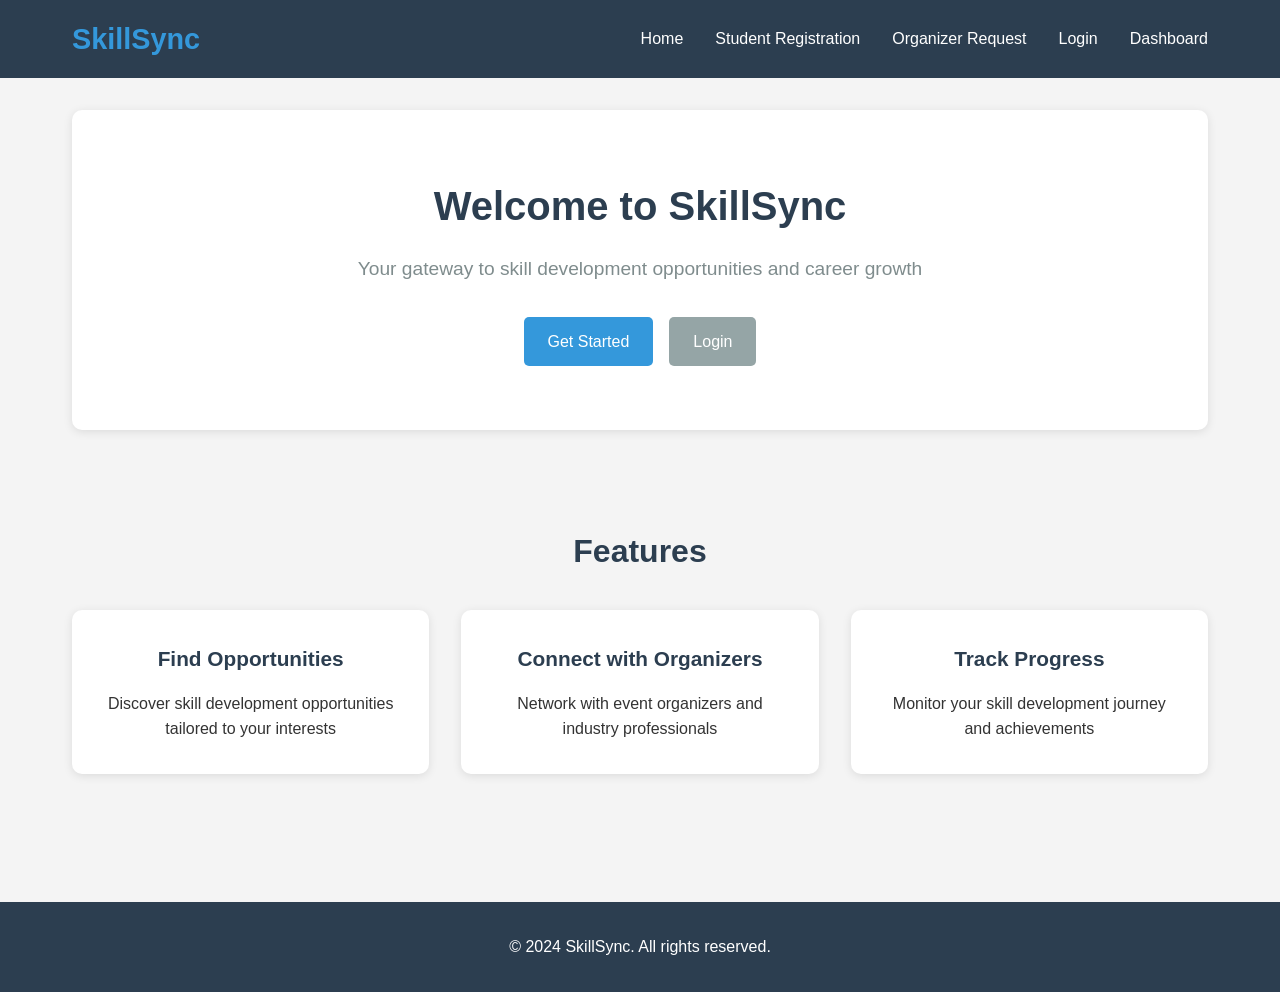
<file: webapp/index.html>
<!DOCTYPE html>
<html lang="en">
<head>
    <meta charset="UTF-8">
    <meta name="viewport" content="width=device-width, initial-scale=1.0">
    <title>SkillSync - Student Skill & Opportunity Hub</title>
    <link rel="stylesheet" href="css/style.css">
</head>
<body>
    <header>
        <nav>
            <div class="logo">
                <h1>SkillSync</h1>
            </div>
            <ul class="nav-links">
                <li><a href="index.html">Home</a></li>
                <li><a href="student_registration.html">Student Registration</a></li>
                <li><a href="organizer_request.html">Organizer Request</a></li>
                <li><a href="login">Login</a></li>
                <li><a href="organizer_dashboard.html">Dashboard</a></li>
            </ul>
        </nav>
    </header>

    <main>
        <section class="hero">
            <h2>Welcome to SkillSync</h2>
            <p>Your gateway to skill development opportunities and career growth</p>
            <div class="cta-buttons">
                <a href="student_registration.html" class="btn btn-primary">Get Started</a>
                <a href="login" class="btn btn-secondary">Login</a>
            </div>
        </section>

        <section class="features">
            <h3>Features</h3>
            <div class="feature-grid">
                <div class="feature-card">
                    <h4>Find Opportunities</h4>
                    <p>Discover skill development opportunities tailored to your interests</p>
                </div>
                <div class="feature-card">
                    <h4>Connect with Organizers</h4>
                    <p>Network with event organizers and industry professionals</p>
                </div>
                <div class="feature-card">
                    <h4>Track Progress</h4>
                    <p>Monitor your skill development journey and achievements</p>
                </div>
            </div>
        </section>
    </main>

    <footer>
        <p>&copy; 2024 SkillSync. All rights reserved.</p>
    </footer>
</body>
</html>
</file>
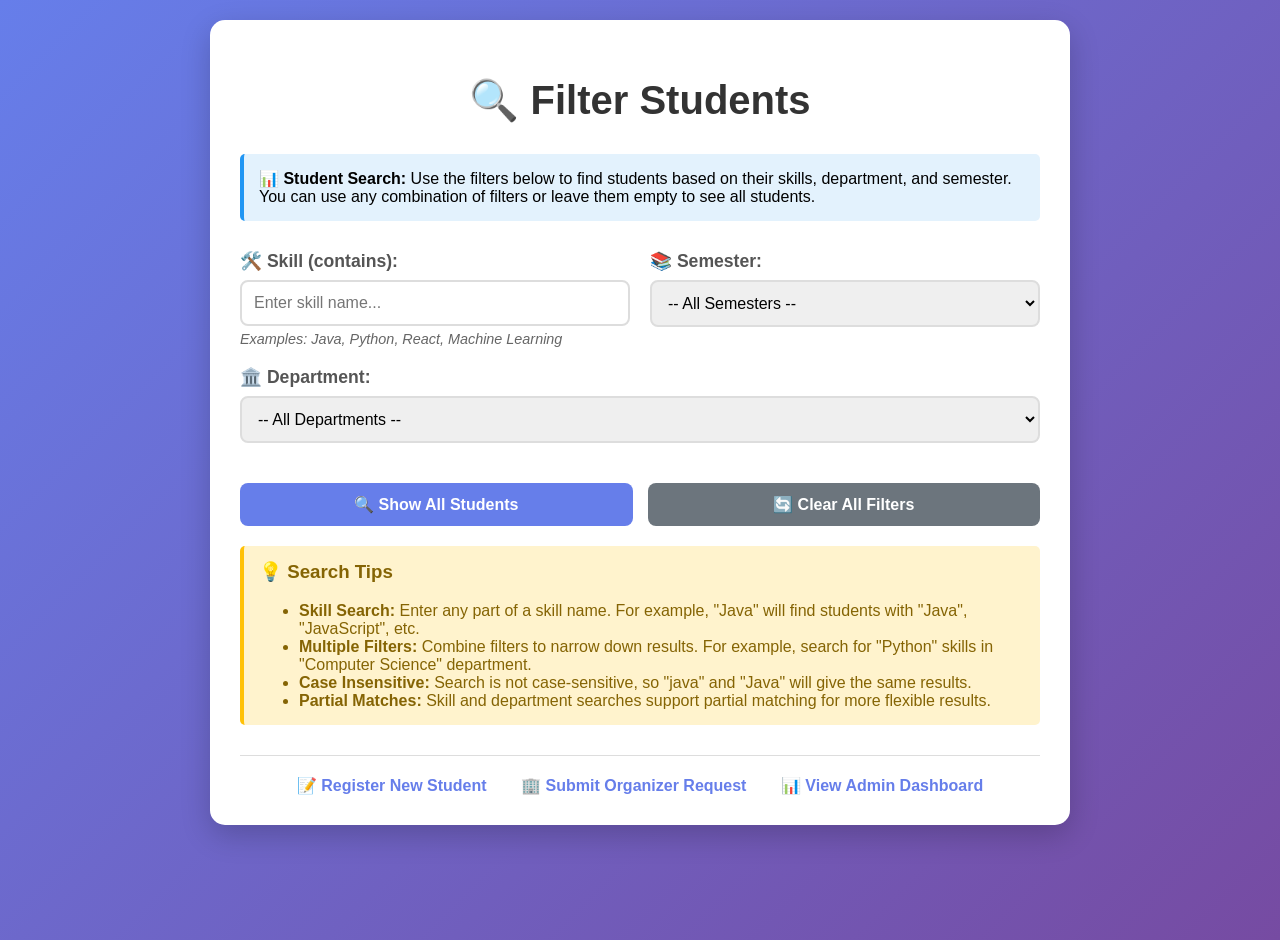
<file: webapp/filter_students.html>
<!DOCTYPE html>
<html lang="en">
<head>
    <meta charset="UTF-8">
    <meta name="viewport" content="width=device-width, initial-scale=1.0">
    <title>Filter Students - SkillSync</title>
    <style>
        body {
            font-family: 'Segoe UI', Tahoma, Geneva, Verdana, sans-serif;
            margin: 0;
            padding: 20px;
            background: linear-gradient(135deg, #667eea 0%, #764ba2 100%);
            min-height: 100vh;
        }
        
        .container {
            max-width: 800px;
            margin: 0 auto;
            background: white;
            padding: 30px;
            border-radius: 15px;
            box-shadow: 0 10px 30px rgba(0,0,0,0.2);
        }
        
        h1 {
            color: #333;
            text-align: center;
            margin-bottom: 30px;
            font-size: 2.5em;
        }
        
        .intro {
            background: #e3f2fd;
            border-left: 4px solid #2196f3;
            padding: 15px;
            margin-bottom: 30px;
            border-radius: 5px;
        }
        
        .filter-form {
            display: grid;
            gap: 20px;
        }
        
        .form-group {
            display: flex;
            flex-direction: column;
        }
        
        label {
            font-weight: bold;
            margin-bottom: 8px;
            color: #555;
            font-size: 1.1em;
        }
        
        input, select {
            padding: 12px;
            border: 2px solid #ddd;
            border-radius: 8px;
            font-size: 16px;
            transition: border-color 0.3s;
        }
        
        input:focus, select:focus {
            outline: none;
            border-color: #667eea;
            box-shadow: 0 0 0 3px rgba(102, 126, 234, 0.1);
        }
        
        .button-group {
            display: flex;
            gap: 15px;
            margin-top: 20px;
        }
        
        button {
            padding: 12px 30px;
            border: none;
            border-radius: 8px;
            font-size: 16px;
            cursor: pointer;
            transition: background-color 0.3s;
            font-weight: bold;
        }
        
        .btn-primary {
            background: #667eea;
            color: white;
            flex: 1;
        }
        
        .btn-primary:hover {
            background: #5a6fd8;
        }
        
        .btn-secondary {
            background: #6c757d;
            color: white;
            flex: 1;
        }
        
        .btn-secondary:hover {
            background: #5a6268;
        }
        
        .filter-tips {
            background: #fff3cd;
            border-left: 4px solid #ffc107;
            padding: 15px;
            margin-top: 20px;
            border-radius: 5px;
        }
        
        .filter-tips h3 {
            margin-top: 0;
            color: #856404;
        }
        
        .filter-tips ul {
            margin-bottom: 0;
            color: #856404;
        }
        
        .navigation {
            margin-top: 30px;
            text-align: center;
            padding-top: 20px;
            border-top: 1px solid #ddd;
        }
        
        .navigation a {
            margin: 0 15px;
            text-decoration: none;
            color: #667eea;
            font-weight: bold;
            transition: color 0.3s;
        }
        
        .navigation a:hover {
            color: #5a6fd8;
            text-decoration: underline;
        }
        
        .form-grid {
            display: grid;
            grid-template-columns: 1fr;
            gap: 20px;
        }
        
        @media (min-width: 768px) {
            .form-grid {
                grid-template-columns: 1fr 1fr;
            }
        }
        
        .skill-examples {
            font-size: 0.9em;
            color: #666;
            margin-top: 5px;
            font-style: italic;
        }
    </style>
</head>
<body>
    <div class="container">
        <h1>🔍 Filter Students</h1>
        
        <div class="intro">
            <strong>📊 Student Search:</strong> Use the filters below to find students based on their skills, department, and semester. You can use any combination of filters or leave them empty to see all students.
        </div>
        
        <form class="filter-form" method="GET" action="filter-students">
            <div class="form-grid">
                <div class="form-group">
                    <label for="skill">🛠️ Skill (contains):</label>
                    <input 
                        type="text" 
                        id="skill" 
                        name="skill" 
                        placeholder="Enter skill name..." 
                        title="Filter by skill name (partial match, case-insensitive)"
                    >
                    <div class="skill-examples">Examples: Java, Python, React, Machine Learning</div>
                </div>
                
                <div class="form-group">
                    <label for="semester">📚 Semester:</label>
                    <select id="semester" name="semester" title="Filter by student semester">
                        <option value="">-- All Semesters --</option>
                        <option value="1">1st Semester</option>
                        <option value="2">2nd Semester</option>
                        <option value="3">3rd Semester</option>
                        <option value="4">4th Semester</option>
                        <option value="5">5th Semester</option>
                        <option value="6">6th Semester</option>
                        <option value="7">7th Semester</option>
                        <option value="8">8th Semester</option>
                    </select>
                </div>
            </div>
            
            <div class="form-group">
                <label for="department">🏛️ Department:</label>
                <select id="department" name="department" title="Filter by student department">
                    <option value="">-- All Departments --</option>
                    <option value="Computer Science">Computer Science</option>
                    <option value="Engineering">Engineering</option>
                    <option value="Business">Business</option>
                    <option value="Mathematics">Mathematics</option>
                    <option value="Physics">Physics</option>
                    <option value="Chemistry">Chemistry</option>
                    <option value="Biology">Biology</option>
                    <option value="Psychology">Psychology</option>
                    <option value="Economics">Economics</option>
                    <option value="Literature">Literature</option>
                    <option value="Art">Art</option>
                    <option value="Music">Music</option>
                </select>
            </div>
            
            <div class="button-group">
                <button type="submit" class="btn-primary">🔍 Search Students</button>
                <button type="reset" class="btn-secondary">🔄 Clear All Filters</button>
            </div>
        </form>
        
        <div class="filter-tips">
            <h3>💡 Search Tips</h3>
            <ul>
                <li><strong>Skill Search:</strong> Enter any part of a skill name. For example, "Java" will find students with "Java", "JavaScript", etc.</li>
                <li><strong>Multiple Filters:</strong> Combine filters to narrow down results. For example, search for "Python" skills in "Computer Science" department.</li>
                <li><strong>Case Insensitive:</strong> Search is not case-sensitive, so "java" and "Java" will give the same results.</li>
                <li><strong>Partial Matches:</strong> Skill and department searches support partial matching for more flexible results.</li>
            </ul>
        </div>
        
        <div class="navigation">
            <a href="student_registration.html">📝 Register New Student</a>
            <a href="organizer_request.html">🏢 Submit Organizer Request</a>
            <a href="admin-dashboard">📊 View Admin Dashboard</a>
        </div>
    </div>

    <script>
        // Add some basic form validation and UX improvements
        document.addEventListener('DOMContentLoaded', function() {
            const form = document.querySelector('.filter-form');
            const skillInput = document.getElementById('skill');
            const departmentSelect = document.getElementById('department');
            const semesterSelect = document.getElementById('semester');
            const submitButton = document.querySelector('.btn-primary');
            
            // Add form validation
            form.addEventListener('submit', function(e) {
                const skill = skillInput.value.trim();
                const department = departmentSelect.value;
                const semester = semesterSelect.value;
                
                // Check if at least one filter is provided
                if (!skill && !department && !semester) {
                    const proceed = confirm('No filters applied. This will show all students. Continue?');
                    if (!proceed) {
                        e.preventDefault();
                        return;
                    }
                }
                
                // Show loading state
                submitButton.textContent = '🔍 Searching...';
                submitButton.disabled = true;
            });
            
            // Add real-time feedback
            function updateSearchButton() {
                const hasFilters = skillInput.value.trim() || departmentSelect.value || semesterSelect.value;
                if (hasFilters) {
                    submitButton.textContent = '🔍 Search Students';
                } else {
                    submitButton.textContent = '🔍 Show All Students';
                }
            }
            
            skillInput.addEventListener('input', updateSearchButton);
            departmentSelect.addEventListener('change', updateSearchButton);
            semesterSelect.addEventListener('change', updateSearchButton);
            
            // Add keyboard shortcuts
            document.addEventListener('keydown', function(e) {
                // Ctrl+Enter to submit form
                if (e.ctrlKey && e.key === 'Enter') {
                    form.submit();
                }
                // Escape to clear form
                if (e.key === 'Escape') {
                    form.reset();
                    updateSearchButton();
                }
            });
            
            // Initialize button text
            updateSearchButton();
        });
    </script>
</body>
</html>
</file>
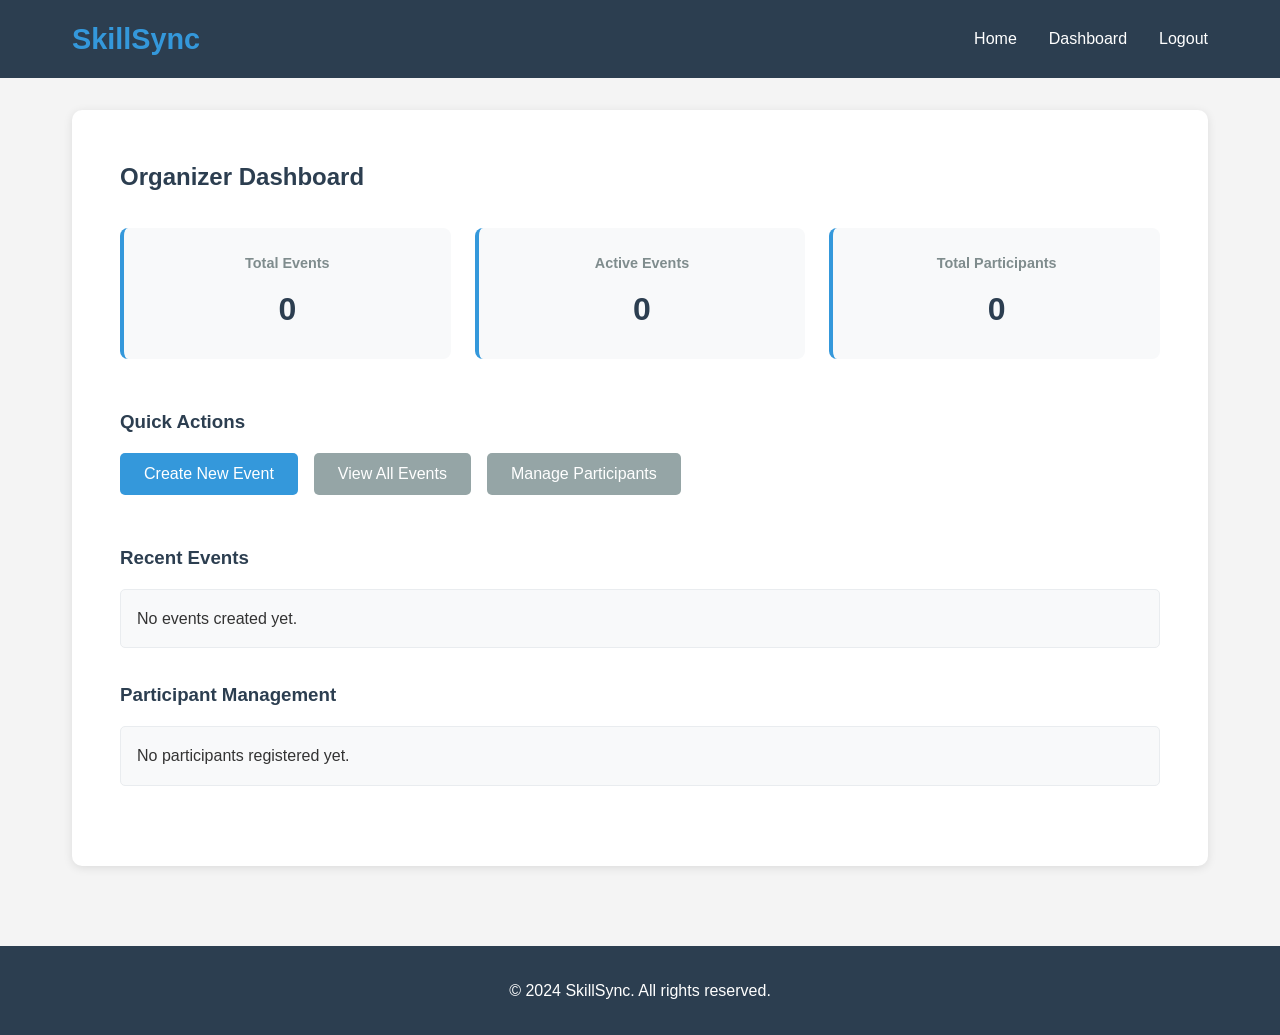
<file: webapp/organizer_dashboard.html>
<!DOCTYPE html>
<html lang="en">
<head>
    <meta charset="UTF-8">
    <meta name="viewport" content="width=device-width, initial-scale=1.0">
    <title>Organizer Dashboard - SkillSync</title>
    <link rel="stylesheet" href="css/style.css">
</head>
<body>
    <header>
        <nav>
            <div class="logo">
                <h1>SkillSync</h1>
            </div>
            <ul class="nav-links">
                <li><a href="index.html">Home</a></li>
                <li><a href="organizer_dashboard.html">Dashboard</a></li>
                <li><a href="logout">Logout</a></li>
            </ul>
        </nav>
    </header>

    <main>
        <section class="dashboard">
            <h2>Organizer Dashboard</h2>
            
            <div class="dashboard-stats">
                <div class="stat-card">
                    <h3>Total Events</h3>
                    <p class="stat-number">0</p>
                </div>
                <div class="stat-card">
                    <h3>Active Events</h3>
                    <p class="stat-number">0</p>
                </div>
                <div class="stat-card">
                    <h3>Total Participants</h3>
                    <p class="stat-number">0</p>
                </div>
            </div>

            <div class="dashboard-actions">
                <h3>Quick Actions</h3>
                <div class="action-buttons">
                    <button class="btn btn-primary">Create New Event</button>
                    <button class="btn btn-secondary">View All Events</button>
                    <button class="btn btn-secondary">Manage Participants</button>
                </div>
            </div>

            <div class="recent-events">
                <h3>Recent Events</h3>
                <div class="events-list">
                    <p>No events created yet.</p>
                    <!-- Event items will be populated here -->
                </div>
            </div>

            <div class="participant-management">
                <h3>Participant Management</h3>
                <div class="participants-list">
                    <p>No participants registered yet.</p>
                    <!-- Participant items will be populated here -->
                </div>
            </div>
        </section>
    </main>

    <footer>
        <p>&copy; 2024 SkillSync. All rights reserved.</p>
    </footer>
</body>
</html>
</file>
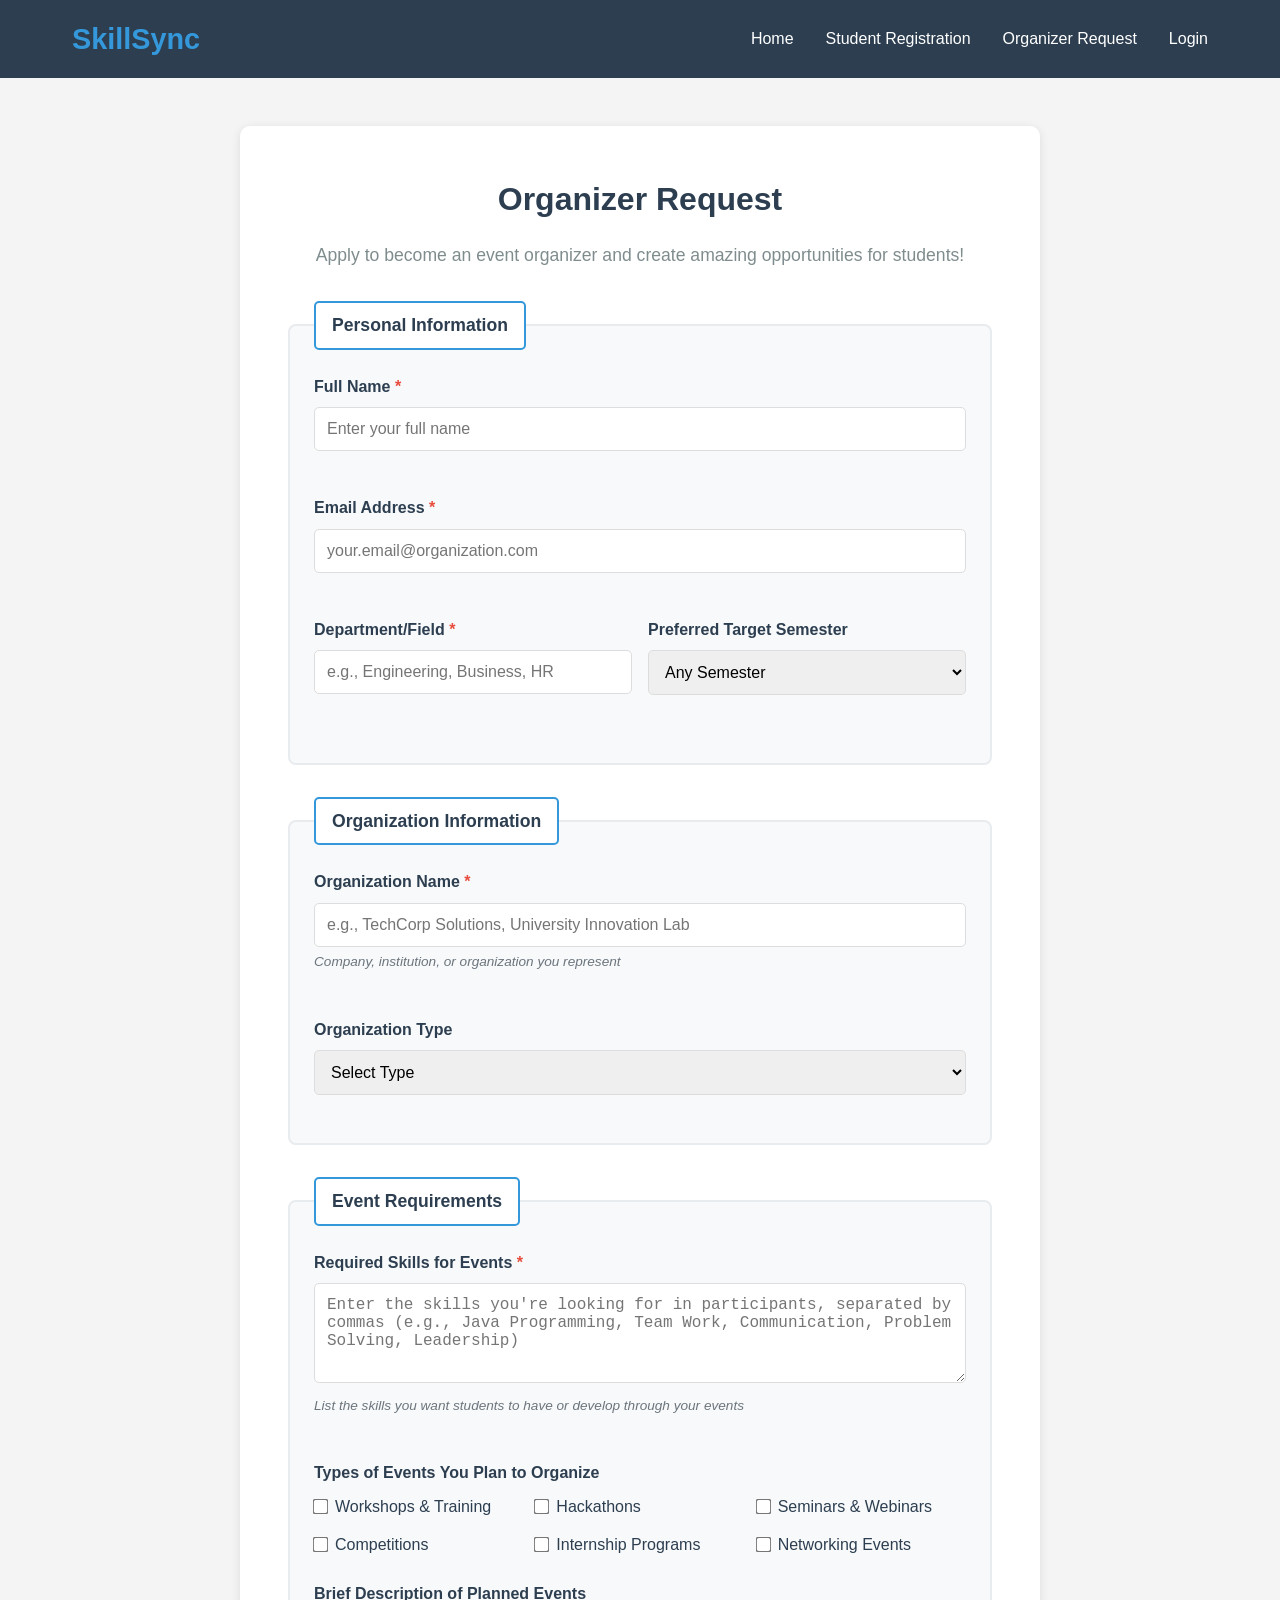
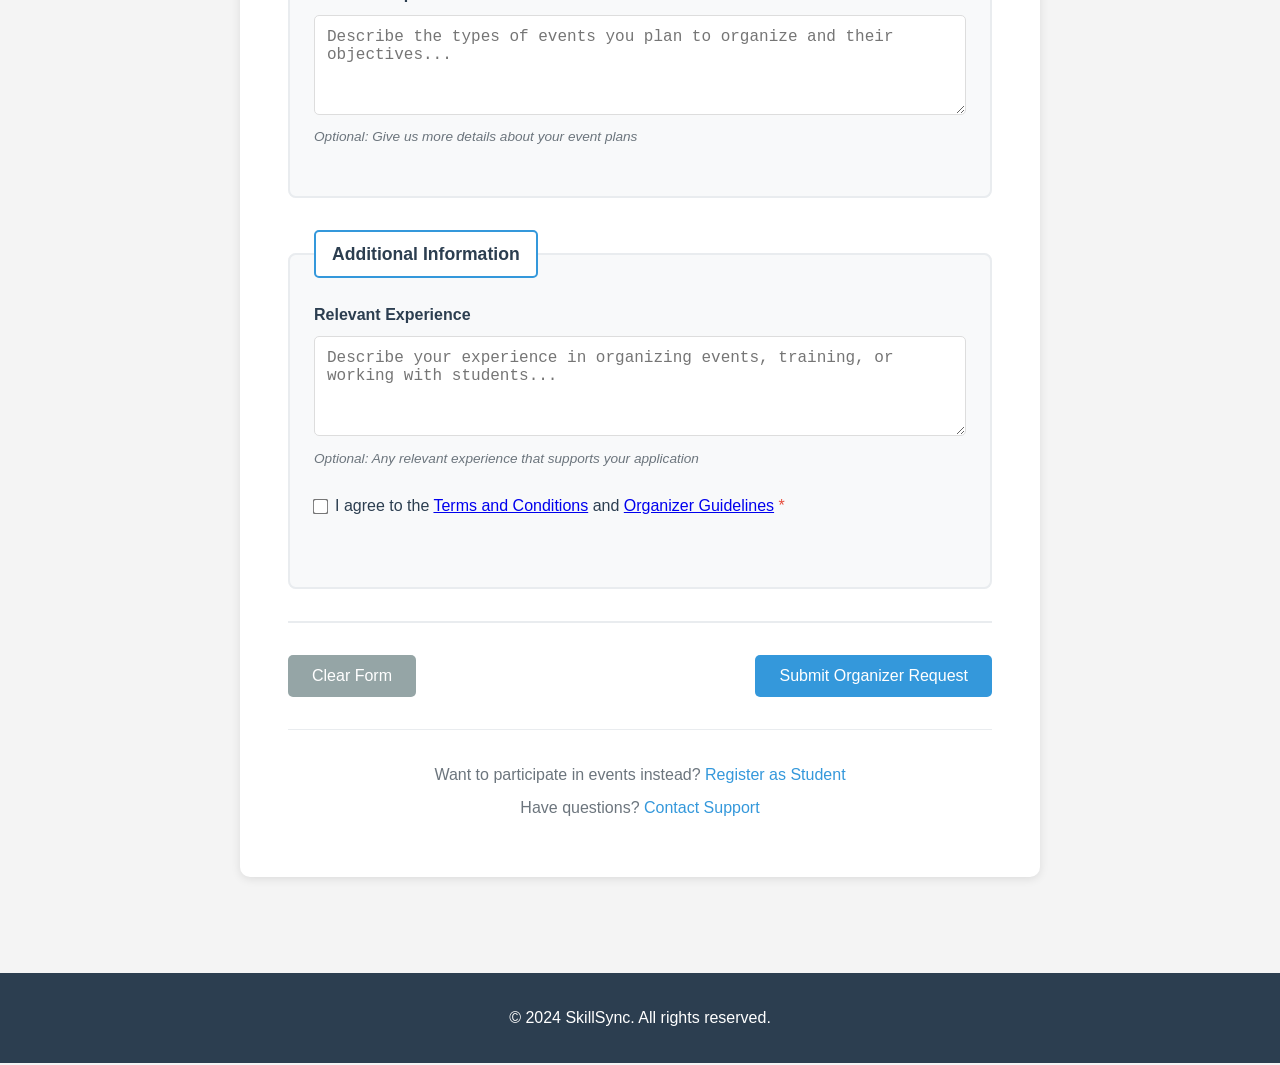
<file: webapp/organizer_request.html>
<!DOCTYPE html>
<html lang="en">
<head>
    <meta charset="UTF-8">
    <meta name="viewport" content="width=device-width, initial-scale=1.0">
    <title>Organizer Request - SkillSync</title>
    <link rel="stylesheet" href="css/style.css">
</head>
<body>
    <header>
        <nav>
            <div class="logo">
                <h1>SkillSync</h1>
            </div>
            <ul class="nav-links">
                <li><a href="index.html">Home</a></li>
                <li><a href="student_registration.html">Student Registration</a></li>
                <li><a href="organizer_request.html">Organizer Request</a></li>
                <li><a href="login">Login</a></li>
            </ul>
        </nav>
    </header>

    <main>
        <div class="form-container">
            <section class="registration-form">
                <h2>Organizer Request</h2>
                <p class="form-description">Apply to become an event organizer and create amazing opportunities for students!</p>
                
                <form action="OrganizerRequestServlet" method="post" id="organizerForm">
                    
                    <!-- Personal Information Section -->
                    <fieldset>
                        <legend>Personal Information</legend>
                        
                        <div class="form-group">
                            <label for="name">Full Name <span class="required">*</span></label>
                            <input type="text" id="name" name="name" required 
                                   placeholder="Enter your full name" 
                                   minlength="2" maxlength="100">
                            <div class="error-message" id="nameError"></div>
                        </div>
                        
                        <div class="form-group">
                            <label for="email">Email Address <span class="required">*</span></label>
                            <input type="email" id="email" name="email" required 
                                   placeholder="your.email@organization.com">
                            <div class="error-message" id="emailError"></div>
                        </div>
                        
                        <div class="form-row">
                            <div class="form-group">
                                <label for="department">Department/Field <span class="required">*</span></label>
                                <input type="text" id="department" name="department" required 
                                       placeholder="e.g., Engineering, Business, HR" 
                                       maxlength="100">
                                <div class="error-message" id="departmentError"></div>
                            </div>
                            
                            <div class="form-group">
                                <label for="preferredSemester">Preferred Target Semester</label>
                                <select id="preferredSemester" name="preferredSemester">
                                    <option value="">Any Semester</option>
                                    <option value="1-2">1st - 2nd Semester (Beginners)</option>
                                    <option value="3-4">3rd - 4th Semester (Intermediate)</option>
                                    <option value="5-6">5th - 6th Semester (Advanced)</option>
                                    <option value="7-8">7th - 8th Semester (Final Year)</option>
                                    <option value="9-10">Graduate Students</option>
                                    <option value="all">All Semesters</option>
                                </select>
                                <div class="error-message" id="preferredSemesterError"></div>
                            </div>
                        </div>
                    </fieldset>

                    <!-- Organization Information Section -->
                    <fieldset>
                        <legend>Organization Information</legend>
                        
                        <div class="form-group">
                            <label for="organizationName">Organization Name <span class="required">*</span></label>
                            <input type="text" id="organizationName" name="organizationName" required 
                                   placeholder="e.g., TechCorp Solutions, University Innovation Lab" 
                                   maxlength="150">
                            <small class="help-text">Company, institution, or organization you represent</small>
                            <div class="error-message" id="organizationNameError"></div>
                        </div>
                        
                        <div class="form-group">
                            <label for="organizationType">Organization Type</label>
                            <select id="organizationType" name="organizationType">
                                <option value="">Select Type</option>
                                <option value="corporate">Corporate/Company</option>
                                <option value="startup">Startup</option>
                                <option value="nonprofit">Non-Profit Organization</option>
                                <option value="academic">Academic Institution</option>
                                <option value="government">Government Agency</option>
                                <option value="freelance">Individual/Freelancer</option>
                                <option value="other">Other</option>
                            </select>
                        </div>
                    </fieldset>

                    <!-- Event Requirements Section -->
                    <fieldset>
                        <legend>Event Requirements</legend>
                        
                        <div class="form-group">
                            <label for="requiredSkills">Required Skills for Events <span class="required">*</span></label>
                            <textarea id="requiredSkills" name="requiredSkills" rows="4" required 
                                      placeholder="Enter the skills you're looking for in participants, separated by commas (e.g., Java Programming, Team Work, Communication, Problem Solving, Leadership)"
                                      maxlength="500"></textarea>
                            <small class="help-text">List the skills you want students to have or develop through your events</small>
                            <div class="error-message" id="requiredSkillsError"></div>
                        </div>
                        
                        <div class="form-group">
                            <label for="eventTypes">Types of Events You Plan to Organize</label>
                            <div class="checkbox-group">
                                <div class="checkbox-item">
                                    <input type="checkbox" id="workshops" name="eventTypes" value="Workshops">
                                    <label for="workshops">Workshops & Training</label>
                                </div>
                                
                                <div class="checkbox-item">
                                    <input type="checkbox" id="hackathons" name="eventTypes" value="Hackathons">
                                    <label for="hackathons">Hackathons</label>
                                </div>
                                
                                <div class="checkbox-item">
                                    <input type="checkbox" id="seminars" name="eventTypes" value="Seminars">
                                    <label for="seminars">Seminars & Webinars</label>
                                </div>
                                
                                <div class="checkbox-item">
                                    <input type="checkbox" id="competitions" name="eventTypes" value="Competitions">
                                    <label for="competitions">Competitions</label>
                                </div>
                                
                                <div class="checkbox-item">
                                    <input type="checkbox" id="internships" name="eventTypes" value="Internships">
                                    <label for="internships">Internship Programs</label>
                                </div>
                                
                                <div class="checkbox-item">
                                    <input type="checkbox" id="networking" name="eventTypes" value="Networking">
                                    <label for="networking">Networking Events</label>
                                </div>
                            </div>
                        </div>
                        
                        <div class="form-group">
                            <label for="eventDescription">Brief Description of Planned Events</label>
                            <textarea id="eventDescription" name="eventDescription" rows="3" 
                                      placeholder="Describe the types of events you plan to organize and their objectives..."
                                      maxlength="1000"></textarea>
                            <small class="help-text">Optional: Give us more details about your event plans</small>
                        </div>
                    </fieldset>

                    <!-- Additional Information Section -->
                    <fieldset>
                        <legend>Additional Information</legend>
                        
                        <div class="form-group">
                            <label for="experience">Relevant Experience</label>
                            <textarea id="experience" name="experience" rows="3" 
                                      placeholder="Describe your experience in organizing events, training, or working with students..."
                                      maxlength="500"></textarea>
                            <small class="help-text">Optional: Any relevant experience that supports your application</small>
                        </div>
                        
                        <div class="form-group">
                            <div class="checkbox-item">
                                <input type="checkbox" id="termsAgreement" name="termsAgreement" value="agreed" required>
                                <label for="termsAgreement">
                                    I agree to the <a href="#" target="_blank">Terms and Conditions</a> and 
                                    <a href="#" target="_blank">Organizer Guidelines</a> <span class="required">*</span>
                                </label>
                            </div>
                            <div class="error-message" id="termsError"></div>
                        </div>
                    </fieldset>

                    <!-- Form Actions -->
                    <div class="form-actions">
                        <button type="reset" class="btn btn-secondary">Clear Form</button>
                        <button type="submit" class="btn btn-primary">Submit Organizer Request</button>
                    </div>
                </form>
                
                <div class="form-footer">
                    <p>Want to participate in events instead? <a href="student_registration.html">Register as Student</a></p>
                    <p>Have questions? <a href="mailto:support@skillsync.com">Contact Support</a></p>
                </div>
            </section>
        </div>
    </main>

    <footer>
        <p>&copy; 2024 SkillSync. All rights reserved.</p>
    </footer>

    <script>
        // Enhanced form validation
        document.getElementById('organizerForm').addEventListener('submit', function(e) {
            const requiredSkills = document.getElementById('requiredSkills').value.trim();
            const termsAgreed = document.getElementById('termsAgreement').checked;
            
            // Validate required skills field
            if (requiredSkills.length === 0) {
                e.preventDefault();
                document.getElementById('requiredSkillsError').textContent = 'Please enter at least one required skill.';
                document.getElementById('requiredSkills').focus();
                return;
            }
            
            // Validate terms agreement
            if (!termsAgreed) {
                e.preventDefault();
                document.getElementById('termsError').textContent = 'You must agree to the terms and conditions.';
                document.getElementById('termsAgreement').focus();
                return;
            }
            
            // Clear any previous error messages
            document.querySelectorAll('.error-message').forEach(error => error.textContent = '');
        });

        // Real-time validation for organization name
        document.getElementById('organizationName').addEventListener('blur', function() {
            const orgName = this.value.trim();
            const errorDiv = document.getElementById('organizationNameError');
            
            if (orgName.length > 0 && orgName.length < 2) {
                errorDiv.textContent = 'Organization name must be at least 2 characters long.';
            } else {
                errorDiv.textContent = '';
            }
        });

        // Skills field character count
        document.getElementById('requiredSkills').addEventListener('input', function() {
            const maxLength = this.getAttribute('maxlength');
            const currentLength = this.value.length;
            
            // You could add a character counter here if needed
            if (currentLength > maxLength * 0.9) {
                // Warning when approaching limit
                this.style.borderColor = '#f39c12';
            } else {
                this.style.borderColor = '';
            }
        });
    </script>
</body>
</html>
</file>
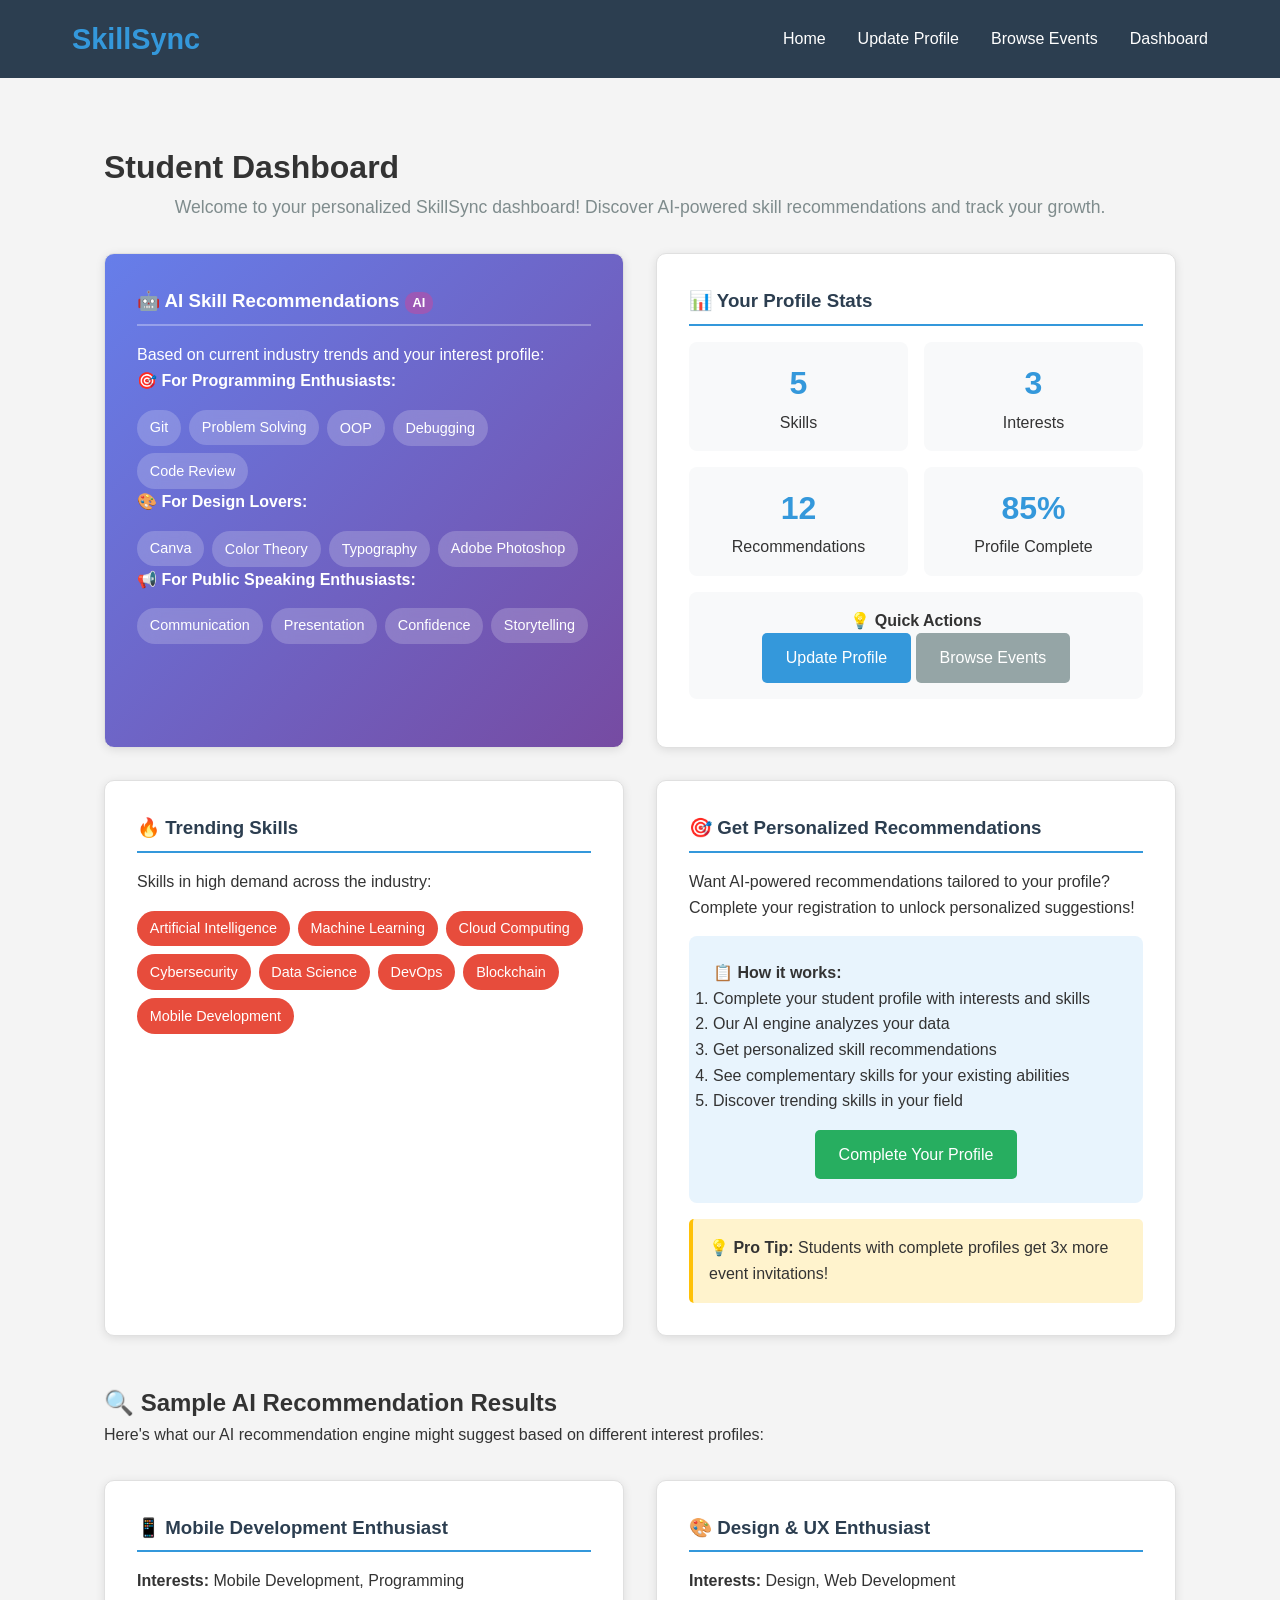
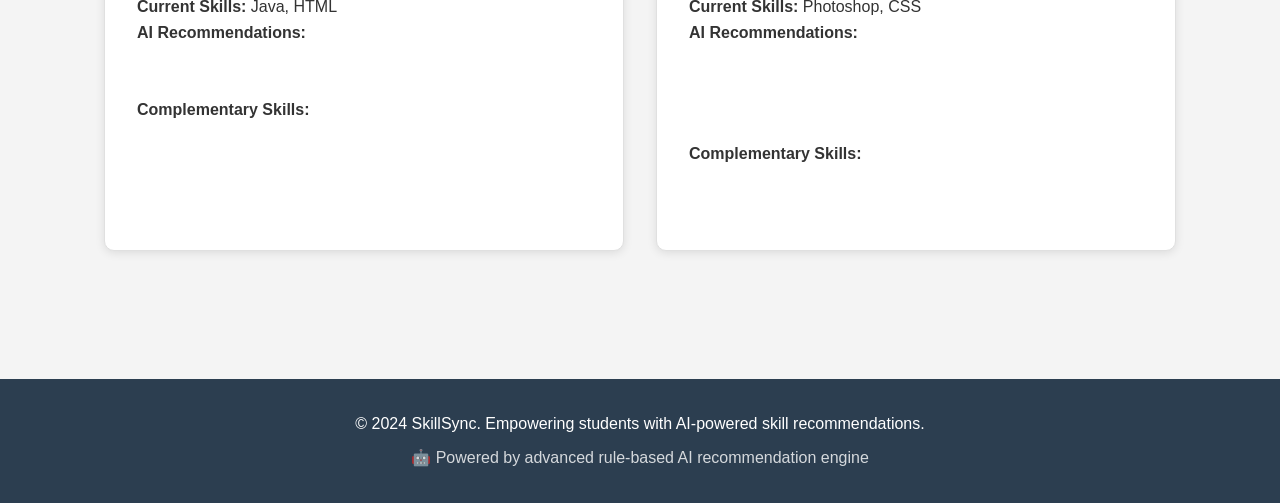
<file: webapp/student_dashboard.html>
<!DOCTYPE html>
<html lang="en">
<head>
    <meta charset="UTF-8">
    <meta name="viewport" content="width=device-width, initial-scale=1.0">
    <title>Student Dashboard - SkillSync</title>
    <link rel="stylesheet" href="css/style.css">
    <style>
        .dashboard-container {
            max-width: 1200px;
            margin: 2rem auto;
            padding: 0 2rem;
        }
        
        .dashboard-grid {
            display: grid;
            grid-template-columns: 1fr 1fr;
            gap: 2rem;
            margin-top: 2rem;
        }
        
        .dashboard-card {
            background: white;
            border-radius: 10px;
            padding: 2rem;
            box-shadow: 0 2px 10px rgba(0,0,0,0.1);
            border: 1px solid #e0e0e0;
        }
        
        .dashboard-card h3 {
            color: #2c3e50;
            margin-bottom: 1rem;
            border-bottom: 2px solid #3498db;
            padding-bottom: 0.5rem;
        }
        
        .skill-recommendations {
            background: linear-gradient(135deg, #667eea 0%, #764ba2 100%);
            color: white;
        }
        
        .skill-recommendations h3 {
            color: white;
            border-bottom-color: rgba(255,255,255,0.3);
        }
        
        .skill-list {
            display: flex;
            flex-wrap: wrap;
            gap: 0.5rem;
            margin-top: 1rem;
        }
        
        .skill-tag {
            background-color: rgba(255,255,255,0.2);
            color: white;
            padding: 0.4rem 0.8rem;
            border-radius: 20px;
            font-size: 0.9rem;
            backdrop-filter: blur(10px);
        }
        
        .trending-skill-tag {
            background-color: #e74c3c;
            color: white;
            padding: 0.4rem 0.8rem;
            border-radius: 20px;
            font-size: 0.9rem;
        }
        
        .ai-badge {
            background-color: #9b59b6;
            color: white;
            padding: 0.2rem 0.5rem;
            border-radius: 10px;
            font-size: 0.8rem;
            font-weight: bold;
        }
        
        .quick-action {
            text-align: center;
            padding: 1rem;
            background-color: #f8f9fa;
            border-radius: 8px;
            margin: 1rem 0;
        }
        
        .stats-grid {
            display: grid;
            grid-template-columns: repeat(auto-fit, minmax(150px, 1fr));
            gap: 1rem;
            margin-top: 1rem;
        }
        
        .stat-item {
            text-align: center;
            padding: 1rem;
            background-color: #f8f9fa;
            border-radius: 8px;
        }
        
        .stat-number {
            font-size: 2rem;
            font-weight: bold;
            color: #3498db;
            display: block;
        }
        
        .recommendation-form {
            background-color: #e8f4fd;
            padding: 1.5rem;
            border-radius: 8px;
            margin-top: 1rem;
        }
        
        @media (max-width: 768px) {
            .dashboard-grid {
                grid-template-columns: 1fr;
                gap: 1rem;
            }
        }
    </style>
</head>
<body>
    <header>
        <nav>
            <div class="logo">
                <h1>SkillSync</h1>
            </div>
            <ul class="nav-links">
                <li><a href="index.html">Home</a></li>
                <li><a href="student_registration.html">Update Profile</a></li>
                <li><a href="filter_students.html">Browse Events</a></li>
                <li><a href="student_dashboard.html" class="active">Dashboard</a></li>
            </ul>
        </nav>
    </header>

    <main>
        <div class="dashboard-container">
            <h1>Student Dashboard</h1>
            <p class="form-description">Welcome to your personalized SkillSync dashboard! Discover AI-powered skill recommendations and track your growth.</p>
            
            <div class="dashboard-grid">
                <!-- AI Skill Recommendations Card -->
                <div class="dashboard-card skill-recommendations">
                    <h3>🤖 AI Skill Recommendations <span class="ai-badge">AI</span></h3>
                    <p>Based on current industry trends and your interest profile:</p>
                    
                    <h4>🎯 For Programming Enthusiasts:</h4>
                    <div class="skill-list">
                        <span class="skill-tag">Git</span>
                        <span class="skill-tag">Problem Solving</span>
                        <span class="skill-tag">OOP</span>
                        <span class="skill-tag">Debugging</span>
                        <span class="skill-tag">Code Review</span>
                    </div>
                    
                    <h4>🎨 For Design Lovers:</h4>
                    <div class="skill-list">
                        <span class="skill-tag">Canva</span>
                        <span class="skill-tag">Color Theory</span>
                        <span class="skill-tag">Typography</span>
                        <span class="skill-tag">Adobe Photoshop</span>
                    </div>
                    
                    <h4>📢 For Public Speaking Enthusiasts:</h4>
                    <div class="skill-list">
                        <span class="skill-tag">Communication</span>
                        <span class="skill-tag">Presentation</span>
                        <span class="skill-tag">Confidence</span>
                        <span class="skill-tag">Storytelling</span>
                    </div>
                </div>

                <!-- Profile Stats Card -->
                <div class="dashboard-card">
                    <h3>📊 Your Profile Stats</h3>
                    <div class="stats-grid">
                        <div class="stat-item">
                            <span class="stat-number">5</span>
                            <span>Skills</span>
                        </div>
                        <div class="stat-item">
                            <span class="stat-number">3</span>
                            <span>Interests</span>
                        </div>
                        <div class="stat-item">
                            <span class="stat-number">12</span>
                            <span>Recommendations</span>
                        </div>
                        <div class="stat-item">
                            <span class="stat-number">85%</span>
                            <span>Profile Complete</span>
                        </div>
                    </div>
                    
                    <div class="quick-action">
                        <h4>💡 Quick Actions</h4>
                        <a href="student_registration.html" class="btn btn-primary">Update Profile</a>
                        <a href="filter_students.html" class="btn btn-secondary">Browse Events</a>
                    </div>
                </div>

                <!-- Trending Skills Card -->
                <div class="dashboard-card">
                    <h3>🔥 Trending Skills</h3>
                    <p>Skills in high demand across the industry:</p>
                    <div class="skill-list">
                        <span class="trending-skill-tag">Artificial Intelligence</span>
                        <span class="trending-skill-tag">Machine Learning</span>
                        <span class="trending-skill-tag">Cloud Computing</span>
                        <span class="trending-skill-tag">Cybersecurity</span>
                        <span class="trending-skill-tag">Data Science</span>
                        <span class="trending-skill-tag">DevOps</span>
                        <span class="trending-skill-tag">Blockchain</span>
                        <span class="trending-skill-tag">Mobile Development</span>
                    </div>
                </div>

                <!-- Get Personalized Recommendations Card -->
                <div class="dashboard-card">
                    <h3>🎯 Get Personalized Recommendations</h3>
                    <p>Want AI-powered recommendations tailored to your profile? Complete your registration to unlock personalized suggestions!</p>
                    
                    <div class="recommendation-form">
                        <h4>📋 How it works:</h4>
                        <ol>
                            <li>Complete your student profile with interests and skills</li>
                            <li>Our AI engine analyzes your data</li>
                            <li>Get personalized skill recommendations</li>
                            <li>See complementary skills for your existing abilities</li>
                            <li>Discover trending skills in your field</li>
                        </ol>
                        
                        <div style="text-align: center; margin-top: 1rem;">
                            <a href="student_registration.html" class="btn btn-success">Complete Your Profile</a>
                        </div>
                    </div>
                    
                    <div style="margin-top: 1rem; padding: 1rem; background-color: #fff3cd; border-radius: 5px; border-left: 4px solid #ffc107;">
                        <strong>💡 Pro Tip:</strong> Students with complete profiles get 3x more event invitations!
                    </div>
                </div>
            </div>

            <!-- Sample Recommendation Results -->
            <div style="margin-top: 3rem;">
                <h2>🔍 Sample AI Recommendation Results</h2>
                <p>Here's what our AI recommendation engine might suggest based on different interest profiles:</p>
                
                <div class="dashboard-grid">
                    <div class="dashboard-card">
                        <h3>📱 Mobile Development Enthusiast</h3>
                        <p><strong>Interests:</strong> Mobile Development, Programming</p>
                        <p><strong>Current Skills:</strong> Java, HTML</p>
                        <h4>AI Recommendations:</h4>
                        <div class="skill-list">
                            <span class="skill-tag">Kotlin</span>
                            <span class="skill-tag">Swift</span>
                            <span class="skill-tag">React Native</span>
                            <span class="skill-tag">Flutter</span>
                            <span class="skill-tag">Git</span>
                        </div>
                        <h4>Complementary Skills:</h4>
                        <div class="skill-list">
                            <span class="skill-tag">Spring Framework</span>
                            <span class="skill-tag">Maven</span>
                            <span class="skill-tag">JUnit</span>
                        </div>
                    </div>
                    
                    <div class="dashboard-card">
                        <h3>🎨 Design & UX Enthusiast</h3>
                        <p><strong>Interests:</strong> Design, Web Development</p>
                        <p><strong>Current Skills:</strong> Photoshop, CSS</p>
                        <h4>AI Recommendations:</h4>
                        <div class="skill-list">
                            <span class="skill-tag">UI/UX Design</span>
                            <span class="skill-tag">Color Theory</span>
                            <span class="skill-tag">Typography</span>
                            <span class="skill-tag">Canva</span>
                            <span class="skill-tag">Figma</span>
                        </div>
                        <h4>Complementary Skills:</h4>
                        <div class="skill-list">
                            <span class="skill-tag">React</span>
                            <span class="skill-tag">Bootstrap</span>
                            <span class="skill-tag">Responsive Design</span>
                        </div>
                    </div>
                </div>
            </div>
        </div>
    </main>

    <footer style="background-color: #2c3e50; color: white; text-align: center; padding: 2rem; margin-top: 4rem;">
        <p>&copy; 2024 SkillSync. Empowering students with AI-powered skill recommendations.</p>
        <p style="margin-top: 0.5rem; opacity: 0.8;">🤖 Powered by advanced rule-based AI recommendation engine</p>
    </footer>

    <script>
        // Simple JavaScript to make the dashboard interactive
        document.addEventListener('DOMContentLoaded', function() {
            // Animate stat numbers
            const statNumbers = document.querySelectorAll('.stat-number');
            statNumbers.forEach(stat => {
                const finalNumber = parseInt(stat.textContent);
                let currentNumber = 0;
                const increment = finalNumber / 20;
                
                const timer = setInterval(() => {
                    currentNumber += increment;
                    if (currentNumber >= finalNumber) {
                        stat.textContent = finalNumber + (stat.textContent.includes('%') ? '%' : '');
                        clearInterval(timer);
                    } else {
                        stat.textContent = Math.floor(currentNumber) + (stat.textContent.includes('%') ? '%' : '');
                    }
                }, 50);
            });
            
            // Add hover effects to skill tags
            const skillTags = document.querySelectorAll('.skill-tag, .trending-skill-tag');
            skillTags.forEach(tag => {
                tag.addEventListener('mouseenter', function() {
                    this.style.transform = 'translateY(-2px)';
                    this.style.boxShadow = '0 4px 8px rgba(0,0,0,0.2)';
                });
                
                tag.addEventListener('mouseleave', function() {
                    this.style.transform = 'translateY(0)';
                    this.style.boxShadow = 'none';
                });
            });
        });
    </script>
</body>
</html>
</file>
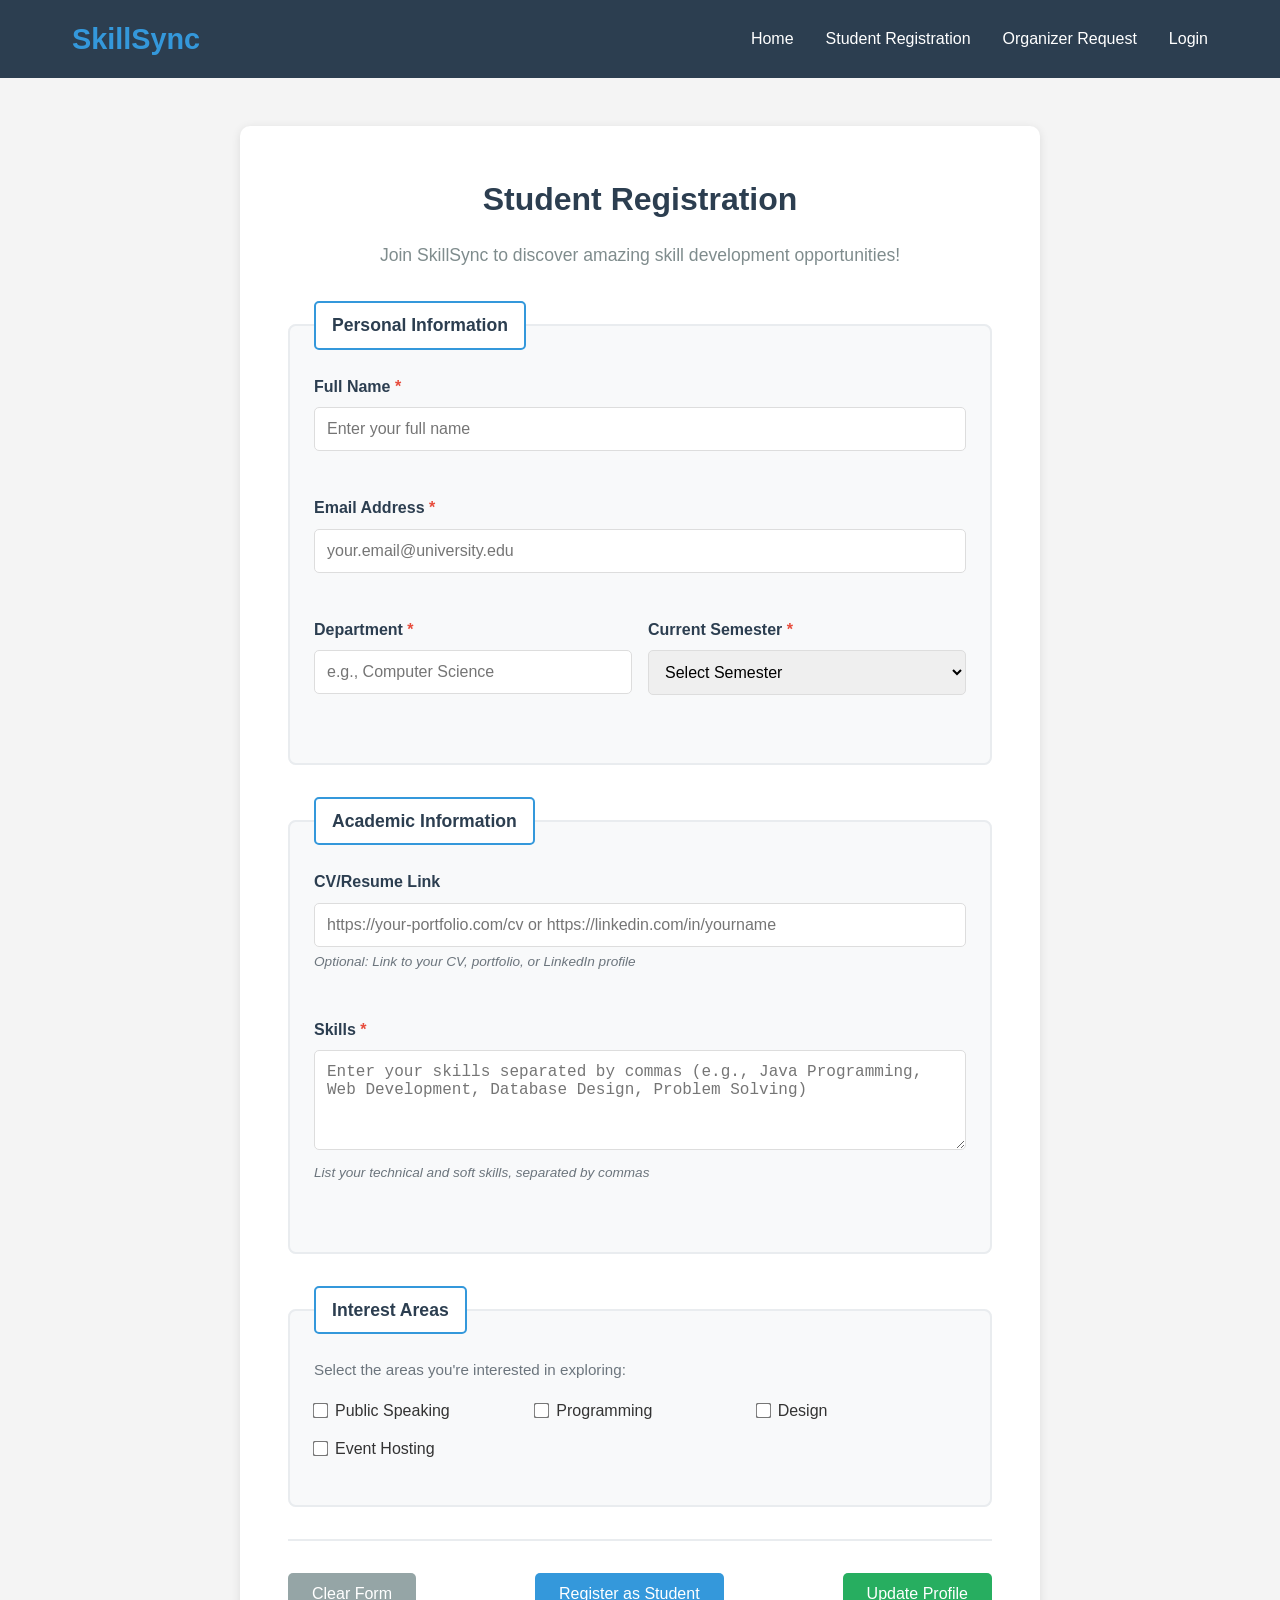
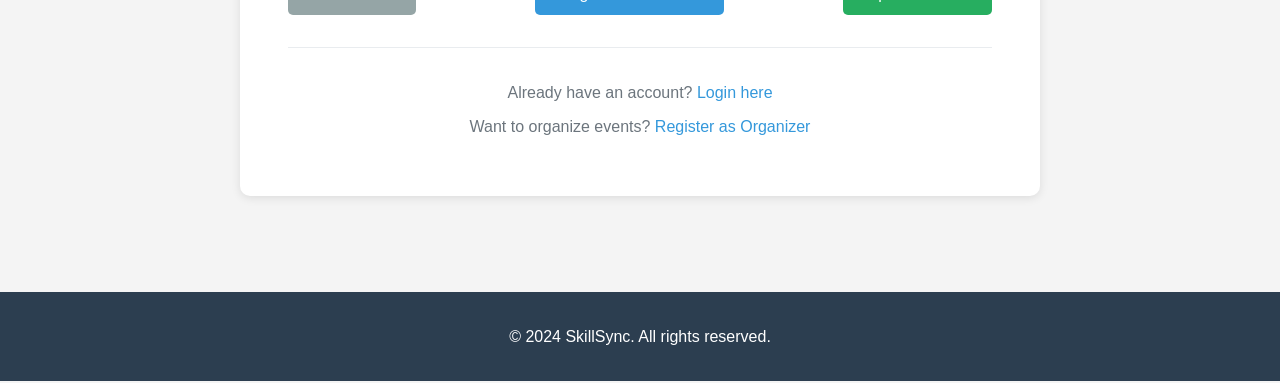
<file: webapp/student_registration.html>
<!DOCTYPE html>
<html lang="en">
<head>
    <meta charset="UTF-8">
    <meta name="viewport" content="width=device-width, initial-scale=1.0">
    <title>Student Registration - SkillSync</title>
    <link rel="stylesheet" href="css/style.css">
</head>
<body>
    <header>
        <nav>
            <div class="logo">
                <h1>SkillSync</h1>
            </div>
            <ul class="nav-links">
                <li><a href="index.html">Home</a></li>
                <li><a href="student_registration.html">Student Registration</a></li>
                <li><a href="organizer_request.html">Organizer Request</a></li>
                <li><a href="login">Login</a></li>
            </ul>
        </nav>
    </header>

    <main>
        <div class="form-container">
            <section class="registration-form">
                <h2>Student Registration</h2>
                <p class="form-description">Join SkillSync to discover amazing skill development opportunities!</p>
                
                <form action="StudentRegistrationServlet" method="post" id="studentForm">
                    
                    <!-- Personal Information Section -->
                    <fieldset>
                        <legend>Personal Information</legend>
                        
                        <div class="form-group">
                            <label for="name">Full Name <span class="required">*</span></label>
                            <input type="text" id="name" name="name" required 
                                   placeholder="Enter your full name" 
                                   minlength="2" maxlength="100">
                            <div class="error-message" id="nameError"></div>
                        </div>
                        
                        <div class="form-group">
                            <label for="email">Email Address <span class="required">*</span></label>
                            <input type="email" id="email" name="email" required 
                                   placeholder="your.email@university.edu">
                            <div class="error-message" id="emailError"></div>
                        </div>
                        
                        <div class="form-row">
                            <div class="form-group">
                                <label for="department">Department <span class="required">*</span></label>
                                <input type="text" id="department" name="department" required 
                                       placeholder="e.g., Computer Science" 
                                       maxlength="100">
                                <div class="error-message" id="departmentError"></div>
                            </div>
                            
                            <div class="form-group">
                                <label for="semester">Current Semester <span class="required">*</span></label>
                                <select id="semester" name="semester" required>
                                    <option value="">Select Semester</option>
                                    <option value="1">1st Semester</option>
                                    <option value="2">2nd Semester</option>
                                    <option value="3">3rd Semester</option>
                                    <option value="4">4th Semester</option>
                                    <option value="5">5th Semester</option>
                                    <option value="6">6th Semester</option>
                                    <option value="7">7th Semester</option>
                                    <option value="8">8th Semester</option>
                                    <option value="9">9th Semester (Master's)</option>
                                    <option value="10">10th Semester (Master's)</option>
                                </select>
                                <div class="error-message" id="semesterError"></div>
                            </div>
                        </div>
                    </fieldset>

                    <!-- Academic Information Section -->
                    <fieldset>
                        <legend>Academic Information</legend>
                        
                        <div class="form-group">
                            <label for="cvLink">CV/Resume Link</label>
                            <input type="url" id="cvLink" name="cvLink" 
                                   placeholder="https://your-portfolio.com/cv or https://linkedin.com/in/yourname">
                            <small class="help-text">Optional: Link to your CV, portfolio, or LinkedIn profile</small>
                            <div class="error-message" id="cvLinkError"></div>
                        </div>
                        
                        <div class="form-group">
                            <label for="skills">Skills <span class="required">*</span></label>
                            <textarea id="skills" name="skills" rows="4" required 
                                      placeholder="Enter your skills separated by commas (e.g., Java Programming, Web Development, Database Design, Problem Solving)"
                                      maxlength="500"></textarea>
                            <small class="help-text">List your technical and soft skills, separated by commas</small>
                            <div class="error-message" id="skillsError"></div>
                        </div>
                    </fieldset>

                    <!-- Interest Areas Section -->
                    <fieldset>
                        <legend>Interest Areas</legend>
                        <p class="section-description">Select the areas you're interested in exploring:</p>
                        
                        <div class="checkbox-group">
                            <div class="checkbox-item">
                                <input type="checkbox" id="publicSpeaking" name="interestAreas" value="Public Speaking">
                                <label for="publicSpeaking">Public Speaking</label>
                            </div>
                            
                            <div class="checkbox-item">
                                <input type="checkbox" id="programming" name="interestAreas" value="Programming">
                                <label for="programming">Programming</label>
                            </div>
                            
                            <div class="checkbox-item">
                                <input type="checkbox" id="design" name="interestAreas" value="Design">
                                <label for="design">Design</label>
                            </div>
                            
                            <div class="checkbox-item">
                                <input type="checkbox" id="hosting" name="interestAreas" value="Hosting">
                                <label for="hosting">Event Hosting</label>
                            </div>
                        </div>
                        <div class="error-message" id="interestAreasError"></div>
                    </fieldset>

                    <!-- Form Actions -->
                    <div class="form-actions">
                        <button type="reset" class="btn btn-secondary">Clear Form</button>
                        <button type="submit" class="btn btn-primary" name="action" value="register">Register as Student</button>
                        <button type="submit" class="btn btn-success" name="action" value="update">Update Profile</button>
                    </div>
                </form>
                
                <div class="form-footer">
                    <p>Already have an account? <a href="login">Login here</a></p>
                    <p>Want to organize events? <a href="organizer_request.html">Register as Organizer</a></p>
                </div>
            </section>
        </div>
    </main>

    <footer>
        <p>&copy; 2024 SkillSync. All rights reserved.</p>
    </footer>

    <script>
        // Basic form validation enhancement
        document.getElementById('studentForm').addEventListener('submit', function(e) {
            const skills = document.getElementById('skills').value.trim();
            const interestAreas = document.querySelectorAll('input[name="interestAreas"]:checked');
            
            // Validate skills field
            if (skills.length === 0) {
                e.preventDefault();
                document.getElementById('skillsError').textContent = 'Please enter at least one skill.';
                document.getElementById('skills').focus();
                return;
            }
            
            // Clear any previous error messages
            document.querySelectorAll('.error-message').forEach(error => error.textContent = '');
        });

        // Real-time validation for URL field
        document.getElementById('cvLink').addEventListener('blur', function() {
            const url = this.value.trim();
            const errorDiv = document.getElementById('cvLinkError');
            
            if (url && !url.match(/^https?:\/\/.+/)) {
                errorDiv.textContent = 'Please enter a valid URL starting with http:// or https://';
            } else {
                errorDiv.textContent = '';
            }
        });
    </script>
</body>
</html>
</file>
<file: webapp/css/style.css>
/* SkillSync Application Styles */

/* Global Styles */
* {
    margin: 0;
    padding: 0;
    box-sizing: border-box;
}

body {
    font-family: 'Arial', sans-serif;
    line-height: 1.6;
    color: #333;
    background-color: #f4f4f4;
}

/* Header Styles */
header {
    background-color: #2c3e50;
    color: white;
    padding: 1rem 0;
    position: sticky;
    top: 0;
    z-index: 100;
}

nav {
    display: flex;
    justify-content: space-between;
    align-items: center;
    max-width: 1200px;
    margin: 0 auto;
    padding: 0 2rem;
}

.logo h1 {
    font-size: 1.8rem;
    color: #3498db;
}

.nav-links {
    display: flex;
    list-style: none;
    gap: 2rem;
}

.nav-links a {
    color: white;
    text-decoration: none;
    transition: color 0.3s ease;
}

.nav-links a:hover {
    color: #3498db;
}

/* Main Content Styles */
main {
    max-width: 1200px;
    margin: 0 auto;
    padding: 2rem;
}

/* Button Styles */
.btn {
    display: inline-block;
    padding: 0.75rem 1.5rem;
    text-decoration: none;
    border: none;
    border-radius: 5px;
    cursor: pointer;
    transition: background-color 0.3s ease;
    font-size: 1rem;
    font-weight: 500;
}

.btn-primary {
    background-color: #3498db;
    color: white;
}

.btn-primary:hover {
    background-color: #2980b9;
}

.btn-secondary {
    background-color: #95a5a6;
    color: white;
}

.btn-secondary:hover {
    background-color: #7f8c8d;
}

.btn-success {
    background-color: #27ae60;
    color: white;
}

.btn-success:hover {
    background-color: #229954;
}

/* Hero Section */
.hero {
    text-align: center;
    padding: 4rem 0;
    background-color: white;
    border-radius: 10px;
    margin-bottom: 3rem;
    box-shadow: 0 2px 10px rgba(0,0,0,0.1);
}

.hero h2 {
    font-size: 2.5rem;
    margin-bottom: 1rem;
    color: #2c3e50;
}

.hero p {
    font-size: 1.2rem;
    margin-bottom: 2rem;
    color: #7f8c8d;
}

.cta-buttons {
    display: flex;
    gap: 1rem;
    justify-content: center;
    flex-wrap: wrap;
}

/* Features Section */
.features {
    padding: 3rem 0;
}

.features h3 {
    text-align: center;
    font-size: 2rem;
    margin-bottom: 2rem;
    color: #2c3e50;
}

.feature-grid {
    display: grid;
    grid-template-columns: repeat(auto-fit, minmax(300px, 1fr));
    gap: 2rem;
}

.feature-card {
    background-color: white;
    padding: 2rem;
    border-radius: 10px;
    box-shadow: 0 2px 10px rgba(0,0,0,0.1);
    text-align: center;
}

.feature-card h4 {
    font-size: 1.3rem;
    margin-bottom: 1rem;
    color: #2c3e50;
}

/* Form Container */
.form-container {
    display: flex;
    justify-content: center;
    padding: 1rem 0;
}

/* Enhanced Form Styles */
.registration-form {
    background-color: white;
    padding: 3rem;
    border-radius: 10px;
    box-shadow: 0 2px 10px rgba(0,0,0,0.1);
    max-width: 800px;
    width: 100%;
}

.registration-form h2 {
    text-align: center;
    margin-bottom: 1rem;
    color: #2c3e50;
    font-size: 2rem;
}

.form-description {
    text-align: center;
    margin-bottom: 2rem;
    color: #7f8c8d;
    font-size: 1.1rem;
}

/* Fieldset Styles */
fieldset {
    border: 2px solid #e9ecef;
    border-radius: 8px;
    padding: 1.5rem;
    margin-bottom: 2rem;
    background-color: #f8f9fa;
}

fieldset legend {
    background-color: white;
    padding: 0.5rem 1rem;
    border: 2px solid #3498db;
    border-radius: 5px;
    color: #2c3e50;
    font-weight: bold;
    font-size: 1.1rem;
}

/* Form Row for Side-by-Side Fields */
.form-row {
    display: grid;
    grid-template-columns: 1fr 1fr;
    gap: 1rem;
}

.form-group {
    margin-bottom: 1.5rem;
}

.form-group label {
    display: block;
    margin-bottom: 0.5rem;
    font-weight: bold;
    color: #2c3e50;
}

.required {
    color: #e74c3c;
}

.form-group input,
.form-group textarea,
.form-group select {
    width: 100%;
    padding: 0.75rem;
    border: 1px solid #ddd;
    border-radius: 5px;
    font-size: 1rem;
    transition: border-color 0.3s ease;
}

.form-group input:focus,
.form-group textarea:focus,
.form-group select:focus {
    outline: none;
    border-color: #3498db;
    box-shadow: 0 0 5px rgba(52, 152, 219, 0.3);
}

.form-group textarea {
    resize: vertical;
    min-height: 100px;
}

/* Help Text */
.help-text {
    display: block;
    margin-top: 0.25rem;
    font-size: 0.85rem;
    color: #6c757d;
    font-style: italic;
}

.section-description {
    margin-bottom: 1rem;
    color: #6c757d;
    font-size: 0.95rem;
}

/* Checkbox Styles */
.checkbox-group {
    display: grid;
    grid-template-columns: repeat(auto-fit, minmax(200px, 1fr));
    gap: 0.75rem;
}

.checkbox-item {
    display: flex;
    align-items: center;
    gap: 0.5rem;
}

.checkbox-item input[type="checkbox"] {
    width: auto;
    margin: 0;
    transform: scale(1.2);
}

.checkbox-item label {
    margin: 0;
    font-weight: normal;
    cursor: pointer;
}

/* Error Message Styles */
.error-message {
    color: #e74c3c;
    font-size: 0.85rem;
    margin-top: 0.25rem;
    min-height: 1rem;
}

/* Form Actions */
.form-actions {
    display: flex;
    justify-content: space-between;
    align-items: center;
    gap: 1rem;
    margin-top: 2rem;
    padding-top: 2rem;
    border-top: 2px solid #e9ecef;
}

.form-footer {
    text-align: center;
    margin-top: 2rem;
    padding-top: 2rem;
    border-top: 1px solid #e9ecef;
}

.form-footer p {
    margin-bottom: 0.5rem;
    color: #6c757d;
}

.form-footer a {
    color: #3498db;
    text-decoration: none;
}

.form-footer a:hover {
    text-decoration: underline;
}

/* Dashboard Styles */
.dashboard {
    background-color: white;
    padding: 3rem;
    border-radius: 10px;
    box-shadow: 0 2px 10px rgba(0,0,0,0.1);
}

.dashboard h2 {
    margin-bottom: 2rem;
    color: #2c3e50;
}

.dashboard-stats {
    display: grid;
    grid-template-columns: repeat(auto-fit, minmax(200px, 1fr));
    gap: 1.5rem;
    margin-bottom: 3rem;
}

.stat-card {
    background-color: #f8f9fa;
    padding: 1.5rem;
    border-radius: 8px;
    text-align: center;
    border-left: 4px solid #3498db;
}

.stat-card h3 {
    color: #7f8c8d;
    font-size: 0.9rem;
    margin-bottom: 0.5rem;
}

.stat-number {
    font-size: 2rem;
    font-weight: bold;
    color: #2c3e50;
}

.dashboard-actions {
    margin-bottom: 3rem;
}

.dashboard-actions h3 {
    margin-bottom: 1rem;
    color: #2c3e50;
}

.action-buttons {
    display: flex;
    gap: 1rem;
    flex-wrap: wrap;
}

.recent-events,
.participant-management {
    margin-bottom: 2rem;
}

.recent-events h3,
.participant-management h3 {
    margin-bottom: 1rem;
    color: #2c3e50;
}

.events-list,
.participants-list {
    background-color: #f8f9fa;
    padding: 1rem;
    border-radius: 5px;
    border: 1px solid #e9ecef;
}

/* Footer Styles */
footer {
    background-color: #2c3e50;
    color: white;
    text-align: center;
    padding: 2rem 0;
    margin-top: 3rem;
}

/* Responsive Design */
@media (max-width: 768px) {
    nav {
        flex-direction: column;
        gap: 1rem;
    }
    
    .nav-links {
        gap: 1rem;
        flex-wrap: wrap;
        justify-content: center;
    }
    
    .hero h2 {
        font-size: 2rem;
    }
    
    .cta-buttons {
        flex-direction: column;
        align-items: center;
    }
    
    .registration-form {
        margin: 0 1rem;
        padding: 2rem;
    }
    
    .dashboard {
        margin: 0 1rem;
        padding: 2rem;
    }
    
    .action-buttons {
        flex-direction: column;
    }
    
    .form-row {
        grid-template-columns: 1fr;
    }
    
    .checkbox-group {
        grid-template-columns: 1fr;
    }
    
    .form-actions {
        flex-direction: column;
        align-items: stretch;
    }
    
    .form-actions .btn {
        text-align: center;
    }
}

@media (max-width: 480px) {
    .registration-form {
        padding: 1.5rem;
    }
    
    fieldset {
        padding: 1rem;
    }
    
    .registration-form h2 {
        font-size: 1.5rem;
    }
    
    .form-description {
        font-size: 1rem;
    }
}
</file>
